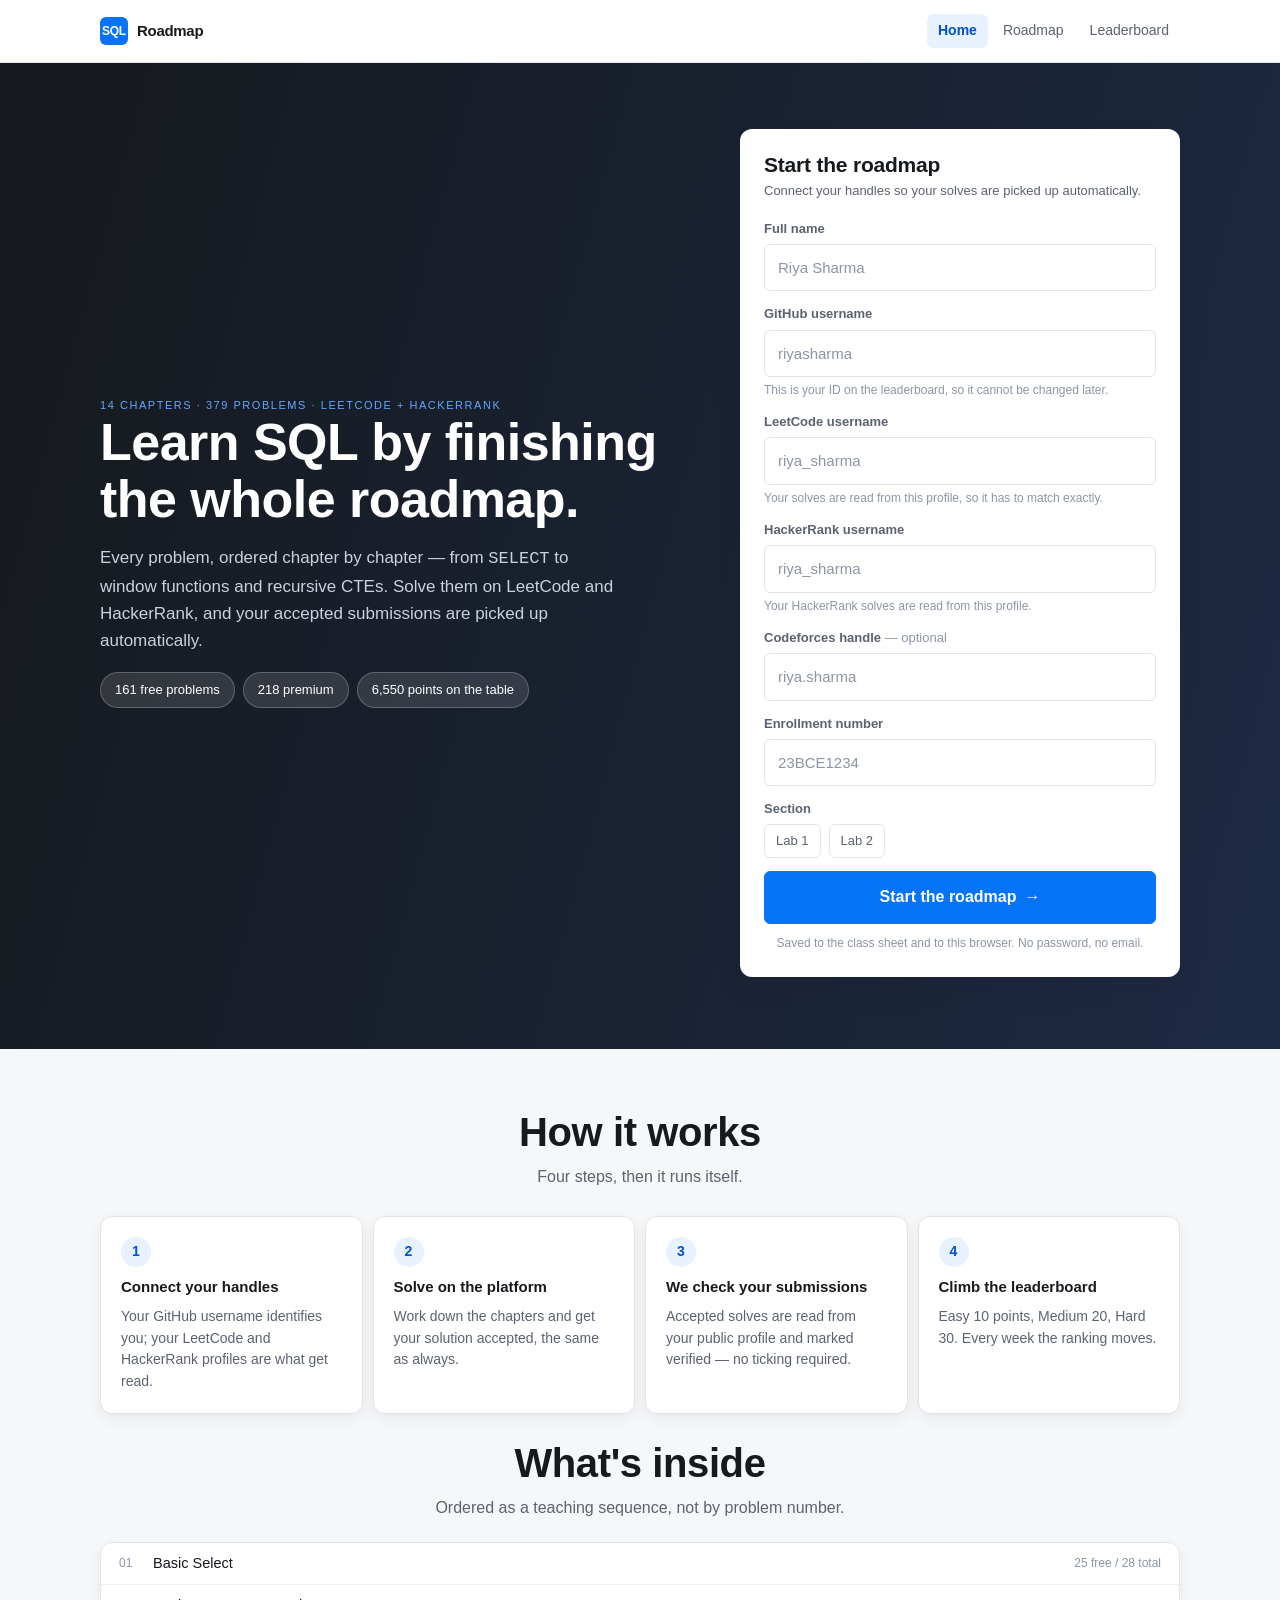
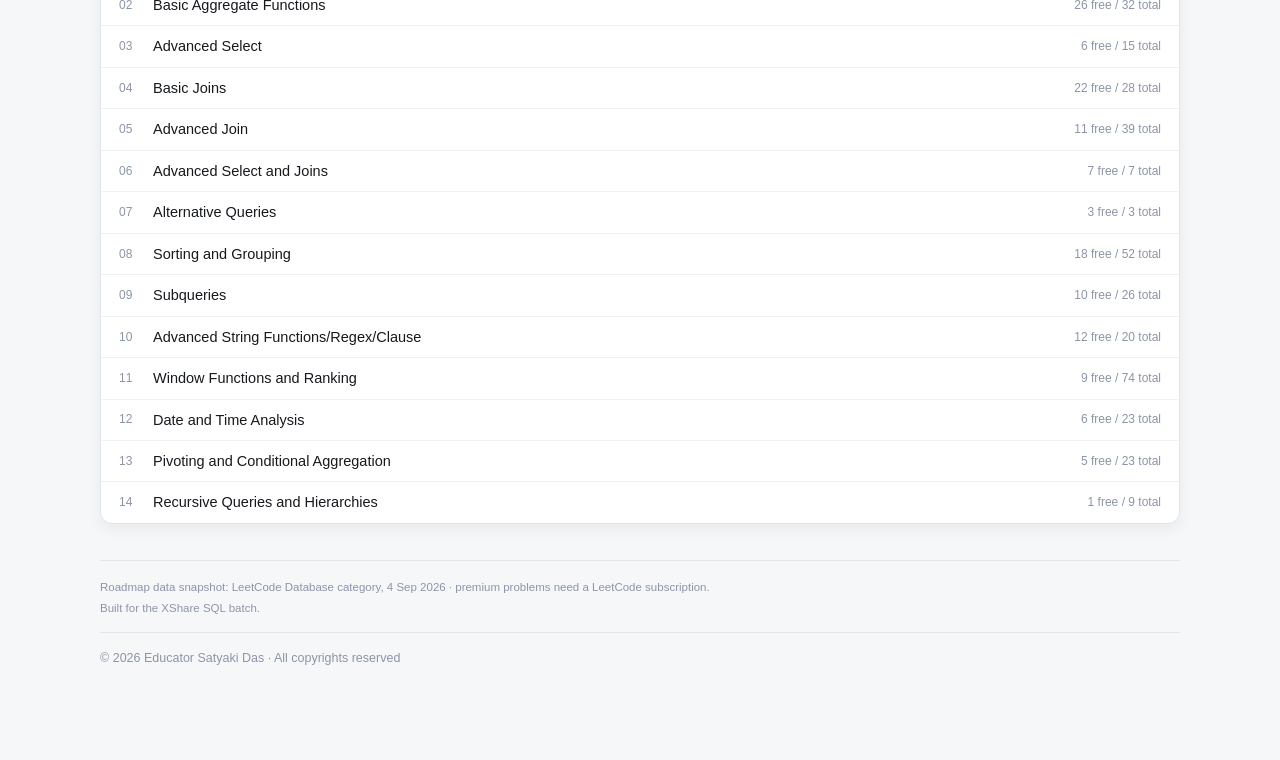
<file: index.html>
<!doctype html>
<html lang="en" data-theme="light">
<head>
<meta charset="utf-8">
<meta name="viewport" content="width=device-width,initial-scale=1">
<title>SQL Roadmap — join the batch</title>
<meta name="description" content="A 379-problem SQL practice roadmap across LeetCode and HackerRank, with a weekly class leaderboard.">
<link rel="icon" href="data:image/svg+xml,<svg xmlns='http://www.w3.org/2000/svg' viewBox='0 0 32 32'><rect width='32' height='32' rx='8' fill='%232e46b8'/><text x='16' y='22' font-size='15' font-family='Arial' fill='white' text-anchor='middle'>S</text></svg>">
<link rel="stylesheet" href="assets/styles.css">
</head>
<body>
<div id="nav"></div>

<section class="hero-band">
    <div class="hero-in">
      <div>
        <p class="eyebrow">14 chapters &middot; 379 problems &middot; LeetCode + HackerRank</p>
        <h1>Learn SQL by finishing the whole roadmap.</h1>
        <p class="lede">Every problem, ordered chapter by chapter &mdash; from <code>SELECT</code>
          to window functions and recursive CTEs. Solve them on LeetCode and HackerRank, and your
          accepted submissions are picked up automatically.</p>
        <div class="pillrow">
          <span class="pill">161 free problems</span>
          <span class="pill">218 premium</span>
          <span class="pill">6,550 points on the table</span>
        </div>
      </div>

      <div class="hero-card" id="join-card">
        <h2>Start the roadmap</h2>
        <p class="small muted" style="margin:0 0 18px">Connect your handles so your solves are
          picked up automatically.</p>
      <form id="join" novalidate>
        <div class="field">
          <label for="name">Full name</label>
          <input type="text" id="name" name="name" autocomplete="name" placeholder="Riya Sharma" required>
          <div class="err" id="e-name" hidden></div>
        </div>
        <div class="field">
          <label for="github">GitHub username</label>
          <input type="text" id="github" name="github" autocomplete="off" spellcheck="false" placeholder="riyasharma" required>
          <div class="hint" id="h-github">This is your ID on the leaderboard, so it cannot be changed later.</div>
          <div class="err" id="e-github" hidden></div>
        </div>
        <div class="field">
          <label for="leetcode">LeetCode username</label>
          <input type="text" id="leetcode" name="leetcode" autocomplete="off" spellcheck="false" placeholder="riya_sharma" required>
          <div class="hint">Your solves are read from this profile, so it has to match exactly.</div>
          <div class="err" id="e-leetcode" hidden></div>
        </div>
        <div class="field">
          <label for="hackerrank">HackerRank username</label>
          <input type="text" id="hackerrank" name="hackerrank" autocomplete="off" spellcheck="false" placeholder="riya_sharma" required>
          <div class="hint">Your HackerRank solves are read from this profile.</div>
          <div class="err" id="e-hackerrank" hidden></div>
        </div>
        <div class="field">
          <label for="codeforces">Codeforces handle <span class="opt">— optional</span></label>
          <input type="text" id="codeforces" name="codeforces" autocomplete="off" spellcheck="false" placeholder="riya.sharma">
          <div class="hint" id="h-codeforces"></div>
          <div class="err" id="e-codeforces" hidden></div>
        </div>
        <div class="field">
          <label for="enrollment">Enrollment number</label>
          <input type="text" id="enrollment" name="enrollment" autocomplete="off" spellcheck="false" placeholder="23BCE1234" required>
          <div class="err" id="e-enrollment" hidden></div>
        </div>
        <div class="field">
          <span class="lbl" id="section-label">Section</span>
          <div class="row" id="section" role="group" aria-labelledby="section-label" style="gap:8px">
            <button class="chipbtn" type="button" data-v="Lab 1" aria-pressed="false">Lab 1</button>
            <button class="chipbtn" type="button" data-v="Lab 2" aria-pressed="false">Lab 2</button>
          </div>
          <div class="err" id="e-section" hidden></div>
        </div>
        <button class="btn-primary btn-lg" type="submit" id="submit" style="width:100%;justify-content:center">
          Start the roadmap <span class="arrow" aria-hidden="true">&rarr;</span>
        </button>
        <p class="hint" style="text-align:center;margin-top:10px">
          Saved to the class sheet and to this browser. No password, no email.</p>
      </form>
        <div id="joined" hidden></div>
      </div>
    </div>
  </section>

<main class="wrap" id="main">

  <div id="status"></div>

  <section class="stack" style="gap:26px">
    <div class="section-head">
      <h2>How it works</h2>
      <p>Four steps, then it runs itself.</p>
    </div>
    <div class="stats" style="grid-template-columns:repeat(auto-fit,minmax(220px,1fr))">
      <div class="step"><span class="n">1</span><b>Connect your handles</b>
        <p>Your GitHub username identifies you; your LeetCode and HackerRank profiles are what
          get read.</p></div>
      <div class="step"><span class="n">2</span><b>Solve on the platform</b>
        <p>Work down the chapters and get your solution accepted, the same as always.</p></div>
      <div class="step"><span class="n">3</span><b>We check your submissions</b>
        <p>Accepted solves are read from your public profile and marked verified &mdash; no
          ticking required.</p></div>
      <div class="step"><span class="n">4</span><b>Climb the leaderboard</b>
        <p>Easy 10 points, Medium 20, Hard 30. Every week the ranking moves.</p></div>
    </div>
  </section>

  <section class="stack" style="gap:22px">
    <div class="section-head"><h2>What's inside</h2>
      <p>Ordered as a teaching sequence, not by problem number.</p></div>
    <div class="card" id="chapters-preview"><div class="empty">Loading chapters…</div></div>
  </section>

  <footer>
    Roadmap data snapshot: LeetCode Database category, 4 Sep 2026 &middot; premium problems need a
    LeetCode subscription.<br>
    Built for the XShare SQL batch.
    <p class="byline">&copy; <span data-year>2026</span> Educator Satyaki Das &middot;
      All copyrights reserved</p>
  </footer>
</main>

<script src="assets/config.js"></script>
<script src="assets/app.js"></script>
<script>
(function () {
  SQLR.mountNav("index.html");
  var $ = function (id) { return document.getElementById(id); };
  var form = $("join"), joined = $("joined");

  /* ---------- handle validation ---------- */
  var RULES = {
    name:       { re: /^.{2,60}$/, msg: "Enter your full name." },
    github:     { re: /^[A-Za-z\d](?:[A-Za-z\d]|-(?=[A-Za-z\d])){0,38}$/,
                  empty: "Enter your GitHub username.",
                  msg: "That is not a valid GitHub username (letters, digits and dashes)." },
    leetcode:   { re: /^[A-Za-z\d_-]{1,40}$/,
                  empty: "Enter your LeetCode username \u2014 your solves are read from it.",
                  msg: "Letters, digits, underscores and dashes only." },
    enrollment: { re: /^[A-Za-z\d][A-Za-z\d\/-]{2,29}$/,
                  msg: "Enter your enrollment number as it appears on your ID card." },
    hackerrank: { re: /^[A-Za-z\d_]{1,50}$/,
                  empty: "Enter your HackerRank username \u2014 your solves are read from it.",
                  msg: "Letters, digits and underscores only." },
    codeforces: { re: /^[A-Za-z\d_.-]{1,50}$/, msg: "Letters, digits, dots, dashes and underscores only.", optional: true }
  };

  var section = "";
  document.getElementById("section").addEventListener("click", function (e) {
    var b = e.target.closest("button");
    if (!b) return;
    section = b.dataset.v;
    [].forEach.call(this.children, function (c) { c.setAttribute("aria-pressed", String(c === b)); });
    showError("section", "");
  });

  function showError(field, msg) {
    var el = $("e-" + field);
    el.textContent = msg || "";
    el.hidden = !msg;
  }

  function validate(values) {
    var ok = true;
    Object.keys(RULES).forEach(function (f) {
      var r = RULES[f], v = values[f];
      if (!v) {
        if (r.optional) { showError(f, ""); return; }
        // an empty field needs "we need this", not a lecture on allowed characters
        showError(f, r.empty || r.msg); ok = false; return;
      }
      if (!r.re.test(v)) { showError(f, r.msg); ok = false; return; }
      showError(f, "");
    });
    if (!values.section) { showError("section", "Pick the lab you attend."); ok = false; }
    else showError("section", "");
    return ok;
  }

  /* ---------- live handle checks (best effort, never blocking) ---------- */
  function checkGithub(u) {
    return fetch("https://api.github.com/users/" + encodeURIComponent(u))
      .then(function (r) { return r.ok ? r.json() : null; })
      .catch(function () { return undefined; });   // undefined = could not check
  }
  function checkCodeforces(h) {
    return fetch("https://codeforces.com/api/user.info?handles=" + encodeURIComponent(h))
      .then(function (r) { return r.json(); })
      .then(function (j) { return j.status === "OK" ? j.result[0] : null; })
      .catch(function () { return undefined; });
  }

  var ghTimer;
  $("github").addEventListener("input", function () {
    var u = this.value.trim();
    clearTimeout(ghTimer);
    if (!RULES.github.re.test(u)) return;
    ghTimer = setTimeout(function () {
      checkGithub(u).then(function (user) {
        if (user) $("h-github").textContent = "✓ github.com/" + user.login +
          (user.name ? " — " + user.name : "");
        else if (user === null) $("h-github").textContent = "No GitHub account with that username.";
      });
    }, 500);
  });

  var cfTimer;
  $("codeforces").addEventListener("input", function () {
    var h = this.value.trim();
    clearTimeout(cfTimer);
    $("h-codeforces").textContent = "";
    if (!h || !RULES.codeforces.re.test(h)) return;
    cfTimer = setTimeout(function () {
      checkCodeforces(h).then(function (u) {
        if (u) $("h-codeforces").textContent = "✓ " + u.handle +
          (u.rank ? " — " + u.rank + " (" + (u.rating || "unrated") + ")" : "");
        else if (u === null) $("h-codeforces").textContent = "No Codeforces handle by that name.";
      });
    }, 500);
  });

  /* ---------- submit ---------- */
  form.addEventListener("submit", function (e) {
    e.preventDefault();
    var values = {
      name: $("name").value.trim(),
      leetcode: $("leetcode").value.trim(),
      enrollment: $("enrollment").value.trim().toUpperCase(),
      section: section,
      github: $("github").value.trim(),
      hackerrank: $("hackerrank").value.trim(),
      codeforces: $("codeforces").value.trim()
    };
    if (!validate(values)) return;

    var btn = $("submit");
    btn.disabled = true;
    btn.textContent = "Connecting…";

    var student = Object.assign({}, values, { joined: new Date().toISOString() });
    SQLR.store.setStudent(student);

    // The LeetCode profile check runs on the backend — leetcode.com sends no CORS
    // headers, so the browser cannot ask it directly.
    SQLR.post("register", { student: student })
      .then(function (res) {
        var unknown = res && (res.leetcodeUnknown ? "leetcode" : (res.hackerrankUnknown ? "hackerrank" : null));
        if (unknown) {
          SQLR.store.signOut();
          showError(unknown, (unknown === "leetcode" ? "LeetCode" : "HackerRank") +
            " has no profile called \u201c" + student[unknown] +
            "\u201d. Check the spelling on your profile page.");
          btn.disabled = false;
          btn.innerHTML = 'Start the roadmap <span class="arrow" aria-hidden="true">&rarr;</span>';
          $(unknown).focus();
          return;
        }
        if (res && res.ok && res.student && res.student.solved) {
          SQLR.store.setSolved(res.student.solved);   // returning student, restore progress
        }
        if (!res || !res.ok) SQLR.enqueue("register", { student: student });
        location.href = "roadmap.html";
      })
      .catch(function () {
        // Backend unreachable: let them start anyway rather than blocking on our outage.
        SQLR.enqueue("register", { student: student });
        location.href = "roadmap.html";
      });
  });

  /* ---------- already signed in ---------- */
  function renderJoined(s) {
    form.hidden = true;
    joined.hidden = false;
    joined.innerHTML =
      '<p class="eyebrow">Signed in on this device</p>' +
      '<h2 style="font-size:22px;margin:6px 0 4px">' + SQLR.esc(s.name) + "</h2>" +
      '<p class="small muted mono">' + SQLR.esc(s.section || "") +
        (s.enrollment ? " · " + SQLR.esc(s.enrollment) : "") + "</p>" +
      '<p class="small muted mono">lc/' + SQLR.esc(s.leetcode || "—") + " · @" + SQLR.esc(s.github) +
        (s.hackerrank ? " · hr/" + SQLR.esc(s.hackerrank) : "") +
        (s.codeforces ? " · cf/" + SQLR.esc(s.codeforces) : "") + "</p>" +
      '<div class="row" style="margin-top:16px">' +
        '<a class="btn btn-primary" href="roadmap.html">Continue the roadmap</a>' +
        '<a class="btn" href="leaderboard.html">Leaderboard</a>' +
        '<button class="btn" id="signout" type="button">Sign out</button>' +
      "</div>";
    $("signout").addEventListener("click", function () {
      if (confirm("Sign out on this device? Your progress stays in the class sheet and comes back when you sign in with the same GitHub username.")) {
        SQLR.store.signOut();
        location.reload();
      }
    });
  }

  var me = SQLR.store.student();
  if (me) { renderJoined(me); SQLR.flushQueue(); }

  /* ---------- connection status ---------- */
  if (!SQLR.online) {
    $("status").innerHTML = '<div class="banner warn"><span>⚑</span><div><b>Class sheet not connected yet.</b> ' +
      'Progress is saved in this browser only, and the leaderboard will show just you. ' +
      'The instructor needs to add the Apps Script URL in <span class="mono">assets/config.js</span>.</div></div>';
  }

  /* ---------- chapter preview ---------- */
  SQLR.roadmap().then(function (data) {
    var counts = {};
    data.problems.forEach(function (p) {
      var c = counts[p.ch] || (counts[p.ch] = { n: 0, free: 0, pts: 0 });
      c.n++; c.pts += SQLR.points(p); if (!p.prem) c.free++;
    });
    $("chapters-preview").innerHTML = data.chapters.map(function (ch, i) {
      var c = counts[ch];
      return '<div class="prob"><span class="ch-idx">' + String(i + 1).padStart(2, "0") + "</span>" +
        '<div class="p-main"><span class="p-name">' + SQLR.esc(ch) + "</span></div>" +
        '<span class="ch-meta">' + c.free + " free / " + c.n + " total</span></div>";
    }).join("");
  }).catch(function (err) {
    $("chapters-preview").innerHTML = '<div class="empty">' + SQLR.esc(err.message) + "</div>";
  });
})();
</script>
</body>
</html>
</file>
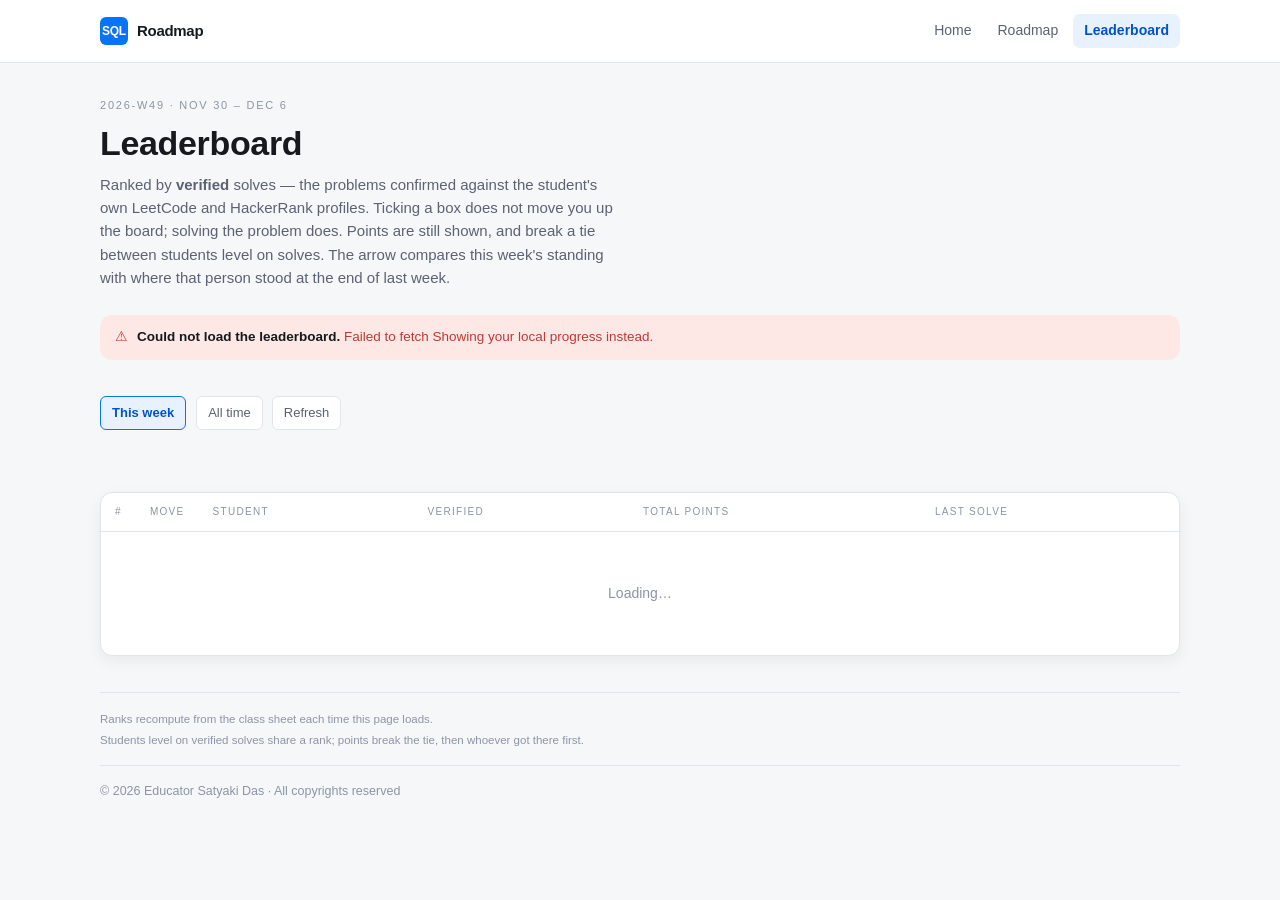
<file: leaderboard.html>
<!doctype html>
<html lang="en" data-theme="light">
<head>
<meta charset="utf-8">
<meta name="viewport" content="width=device-width,initial-scale=1">
<title>Leaderboard — SQL Roadmap</title>
<link rel="icon" href="data:image/svg+xml,<svg xmlns='http://www.w3.org/2000/svg' viewBox='0 0 32 32'><rect width='32' height='32' rx='8' fill='%232e46b8'/><text x='16' y='22' font-size='15' font-family='Arial' fill='white' text-anchor='middle'>S</text></svg>">
<link rel="stylesheet" href="assets/styles.css">
</head>
<body>
<div id="nav"></div>

<main class="wrap" id="main">
  <section class="stack">
    <p class="eyebrow" id="weeklabel">&nbsp;</p>
    <h1 style="font-size:clamp(24px,4vw,34px)">Leaderboard</h1>
    <p class="muted" style="max-width:62ch">Ranked by <b>verified</b> solves — the problems
      confirmed against the student's own LeetCode and HackerRank profiles. Ticking a box does
      not move you up the board; solving the problem does. Points are still shown, and break a
      tie between students level on solves. The arrow compares this week's standing with where
      that person stood at the end of last week.</p>
  </section>

  <div id="status"></div>

  <div class="toolbar">
    <div class="row" id="f-view" role="group" aria-label="Leaderboard range">
      <button class="chipbtn" data-v="week" aria-pressed="true">This week</button>
      <button class="chipbtn" data-v="all" aria-pressed="false">All time</button>
    </div>
    <button class="chipbtn" id="refresh">Refresh</button>
    <span class="ch-meta" id="updated"></span>
  </div>

  <div class="podium" id="podium"></div>

  <div class="card">
    <div class="tablewrap">
      <table class="lb">
        <thead><tr>
          <th style="width:1%">#</th><th style="width:1%">Move</th><th>Student</th>
          <th id="verhead">Verified</th><th>Total points</th>
          <th>Last solve</th>
        </tr></thead>
        <tbody id="rows"><tr><td colspan="6"><div class="empty">Loading…</div></td></tr></tbody>
      </table>
    </div>
  </div>

  <footer>
    Ranks recompute from the class sheet each time this page loads.<br>
    Students level on verified solves share a rank; points break the tie, then whoever got there first.
    <p class="byline">&copy; <span data-year>2026</span> Educator Satyaki Das &middot;
      All copyrights reserved</p>
  </footer>
</main>

<script src="assets/config.js"></script>
<script src="assets/app.js"></script>
<script>
(function () {
  SQLR.mountNav("leaderboard.html");
  var $ = function (id) { return document.getElementById(id); };
  var me = SQLR.store.student();
  var view = "week";
  var cache = null;

  function weekRange(d) {
    var day = (d.getDay() + 6) % 7;              // Monday = 0
    var mon = new Date(d); mon.setDate(d.getDate() - day);
    var sun = new Date(mon); sun.setDate(mon.getDate() + 6);
    var f = function (x) { return x.toLocaleDateString(undefined, { day: "numeric", month: "short" }); };
    return f(mon) + " – " + f(sun);
  }
  $("weeklabel").textContent = SQLR.isoWeek(new Date()) + " · " + weekRange(new Date());

  // Movement compares like with like: in the weekly view this week's rank against
  // last week's rank, in the all-time view the standing now against the standing
  // at the end of last week.
  // What the board is ordered on. Points stay on show, but only a solve a
  // platform confirmed counts towards a rank.
  function rankKey() { return view === "week" ? "weekVerified" : "verifiedSolved"; }

  function deltaCell(r) {
    var scored = r[rankKey()];
    var prev = view === "week" ? r.prevRankWeek : r.prevRankAll;
    // Nobody who has not scored in this view has a standing to have moved from;
    // ranking them by default order and calling it "new" every week is noise.
    if (!scored) return '<span class="delta flat">—</span>';
    if (prev == null) return '<span class="delta new">new</span>';
    var d = prev - r.rank;
    if (d > 0) return '<span class="delta up">▲ ' + d + "</span>";
    if (d < 0) return '<span class="delta down">▼ ' + (-d) + "</span>";
    return '<span class="delta flat">—</span>';
  }

  function ago(iso) {
    if (!iso) return "—";
    var s = (Date.now() - new Date(iso).getTime()) / 1000;
    if (s < 3600) return Math.max(1, Math.round(s / 60)) + "m ago";
    if (s < 86400) return Math.round(s / 3600) + "h ago";
    if (s < 604800) return Math.round(s / 86400) + "d ago";
    return new Date(iso).toLocaleDateString(undefined, { day: "numeric", month: "short" });
  }

  function render(rows) {
    var key = rankKey();
    $("verhead").textContent = "Verified";

    var list = rows.slice().sort(function (a, b) {
      return ((b[key] || 0) - (a[key] || 0)) || ((b.points || 0) - (a.points || 0)) ||
             (a.lastSolve || "").localeCompare(b.lastSolve || "");
    });
    // Equal scores share a rank, the same way the server ranks them — otherwise
    // two students level on points show a ▲ and a ▼ against each other.
    var rank = 0, prev = null;
    list.forEach(function (r, i) {
      var v = r[key] || 0;
      if (prev === null || v !== prev) { rank = i + 1; prev = v; }
      r.rank = rank;
    });

    // Only people who actually scored in this view can be on the podium. In a
    // fresh week that is nobody, and crowning whoever sorts first — which came
    // down to who had gone longest without solving — is how a student with
    // 0 pts ended up labelled FIRST.
    var scored = list.filter(function (r) { return (r[key] || 0) > 0; });
    $("podium").innerHTML = scored.slice(0, 3).map(function (r, i) {
      return '<div class="pod p' + (i + 1) + '">' +
        '<span class="place">' + ["First", "Second", "Third"][i] + "</span>" +
        '<span class="nm">' + SQLR.esc(r.name) + "</span>" +
        '<span class="pts">' + (r[key] || 0) + (view === "week" ? " verified this week" : " verified") +
          " · " + (r.points || 0).toLocaleString() + " pts</span>" +
        "</div>";
    }).join("");

    $("rows").innerHTML = list.length ? list.map(function (r) {
      var mine = me && r.github && r.github.toLowerCase() === me.github.toLowerCase();
      return "<tr" + (mine ? ' class="me"' : "") + ">" +
        '<td class="rank' + (r[key] && r.rank <= 3 ? " top" : "") + '">' +
          (r[key] ? r.rank : "—") + "</td>" +
        "<td>" + deltaCell(r) + "</td>" +
        '<td><span class="who"><b>' + SQLR.esc(r.name) + (mine ? " (you)" : "") + "</b>" +
          "<span>@" + SQLR.esc(r.github) +
          (r.hackerrank ? " · hr/" + SQLR.esc(r.hackerrank) : "") +
          (r.codeforces ? " · cf/" + SQLR.esc(r.codeforces) : "") + "</span></span></td>" +
        '<td class="num rankkey" title="Total problems confirmed against the student\u2019s LeetCode and HackerRank profiles">' +
          (r.verifiedSolved || 0) + "</td>" +
        '<td class="num">' + (r.points || 0).toLocaleString() + "</td>" +
        '<td class="num" style="color:var(--ink-3)">' + ago(r.lastSolve) + "</td>" +
        "</tr>";
    }).join("") : '<tr><td colspan="6"><div class="empty">Nobody has solved anything yet. Be first.</div></td></tr>';

    if (list.length && !scored.length) {
      $("rows").insertAdjacentHTML("afterbegin", '<tr><td colspan="6"><div class="empty">' +
        (view === "week" ? "Nothing verified yet this week — the board opens with the first confirmed solve."
                         : "Nothing confirmed yet.") + "</div></td></tr>");
    }
  }

  function localRows() {
    // offline fallback: only this browser's student
    if (!me) return [];
    var solved = SQLR.store.solved();
    var verified = SQLR.store.verified();
    return SQLR.roadmap().then(function (data) {
      var pts = 0, week = 0, last = null, n = 0, wn = 0, v = 0, wv = 0;
      var thisWeek = SQLR.isoWeek(new Date());
      data.problems.forEach(function (p) {
        var at = solved[p.id];
        if (!at) return;
        var ok = !!verified[p.id];
        n++; pts += SQLR.points(p);
        if (ok) v++;
        if (SQLR.isoWeek(new Date(at)) === thisWeek) {
          week += SQLR.points(p); wn++;
          if (ok) wv++;
        }
        if (!last || at > last) last = at;
      });
      return [{ name: me.name, github: me.github, hackerrank: me.hackerrank,
                codeforces: me.codeforces, points: pts, weekPoints: week,
                solved: n, weekSolved: wn, verifiedSolved: v, weekVerified: wv,
                lastSolve: last, prevRankWeek: null, prevRankAll: null }];
    });
  }

  function load() {
    if (!SQLR.online) {
      $("status").innerHTML = '<div class="banner warn"><span>⚑</span><div><b>Class sheet not connected.</b> ' +
        "Showing your own progress from this browser. Once the instructor adds the Apps Script URL to " +
        '<span class="mono">assets/config.js</span>, everyone in the batch appears here.</div></div>';
      return Promise.resolve(localRows()).then(function (p) {
        return p.then ? p : Promise.resolve(p);
      }).then(function (rows) { cache = rows; render(rows); });
    }
    $("updated").textContent = "loading…";
    return SQLR.get("leaderboard", {}).then(function (res) {
      if (!res || !res.ok) throw new Error(res && res.error || "The class sheet did not answer.");
      cache = res.rows || [];
      $("status").innerHTML = "";
      $("updated").textContent = "updated " + new Date().toLocaleTimeString();
      render(cache);
    }).catch(function (err) {
      $("status").innerHTML = '<div class="banner bad"><span>⚠</span><div><b>Could not load the leaderboard.</b> ' +
        SQLR.esc(err.message) + " Showing your local progress instead.</div></div>";
      $("updated").textContent = "";
      return localRows().then(function (rows) { cache = rows; render(rows); });
    });
  }

  $("f-view").addEventListener("click", function (e) {
    var b = e.target.closest("button");
    if (!b) return;
    view = b.dataset.v;
    [].forEach.call(this.children, function (c) { c.setAttribute("aria-pressed", String(c === b)); });
    if (cache) render(cache);
  });
  $("refresh").addEventListener("click", load);

  load();
})();
</script>
</body>
</html>
</file>
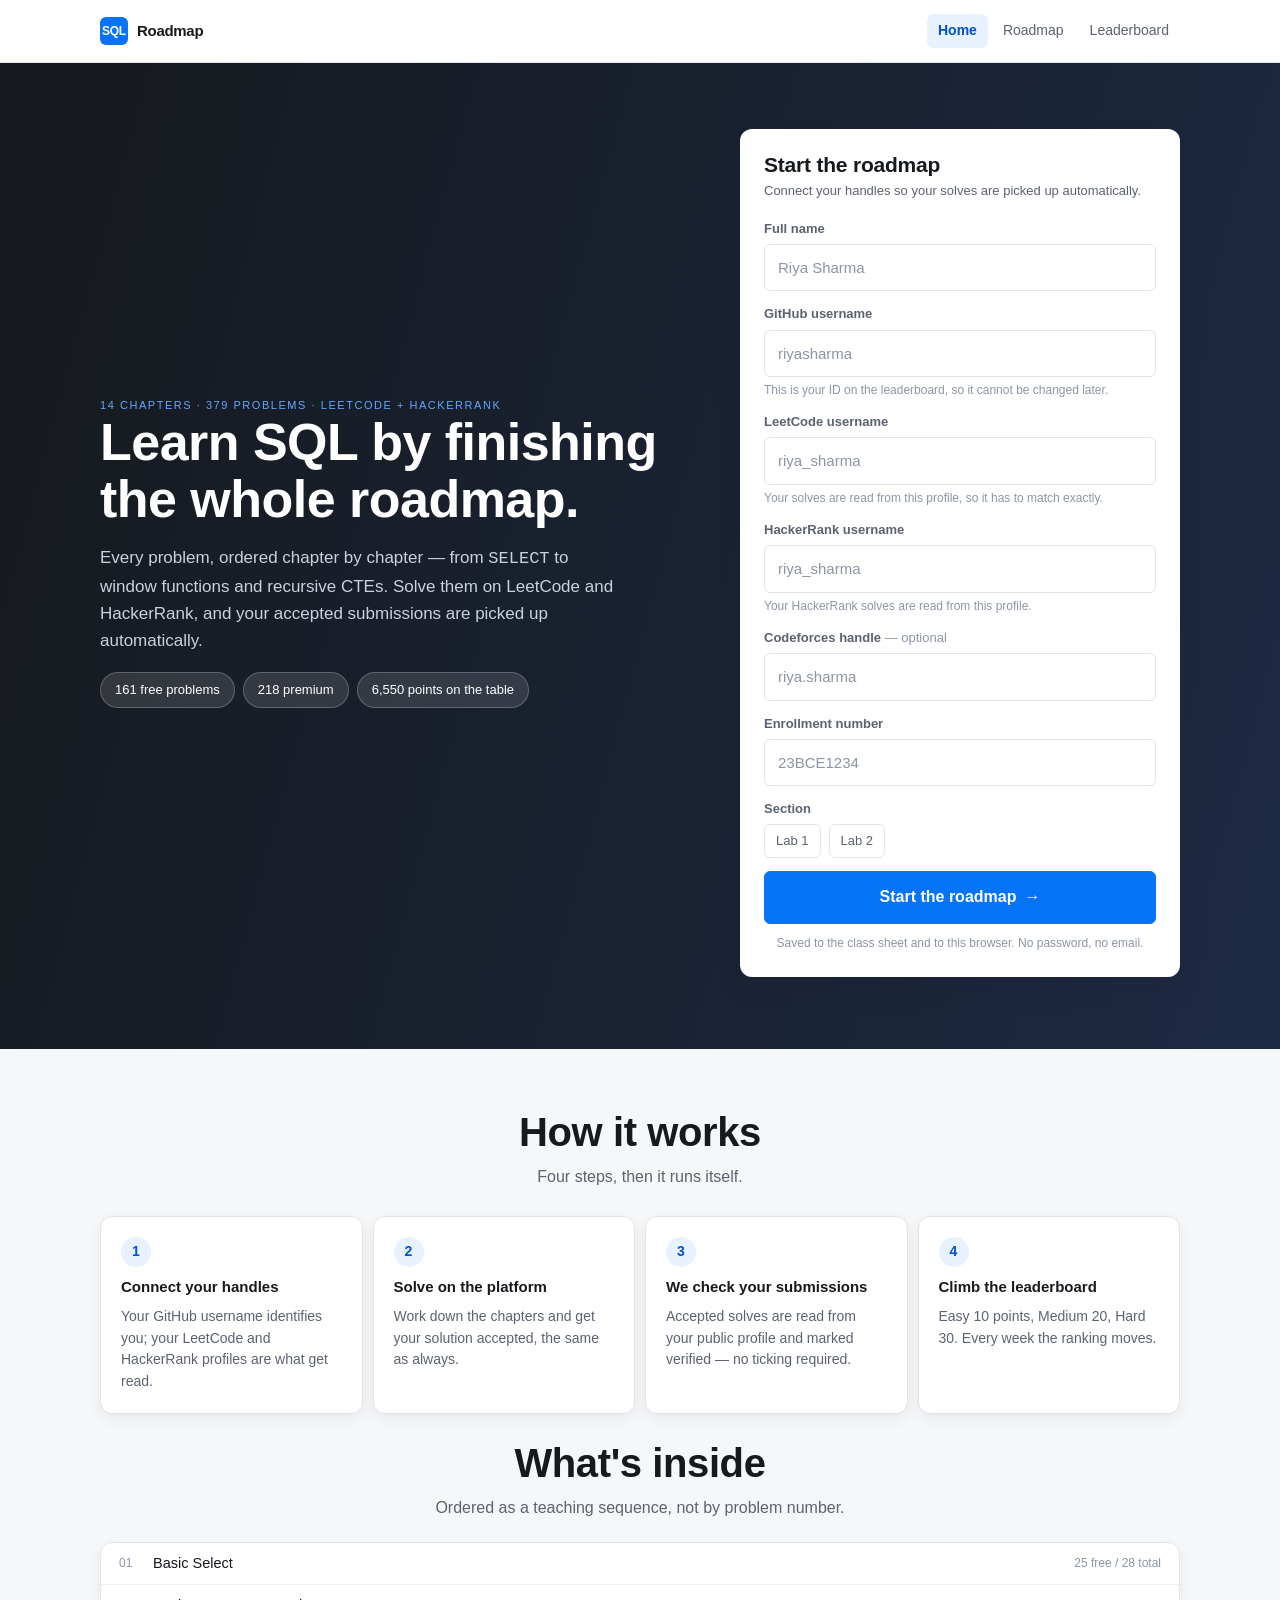
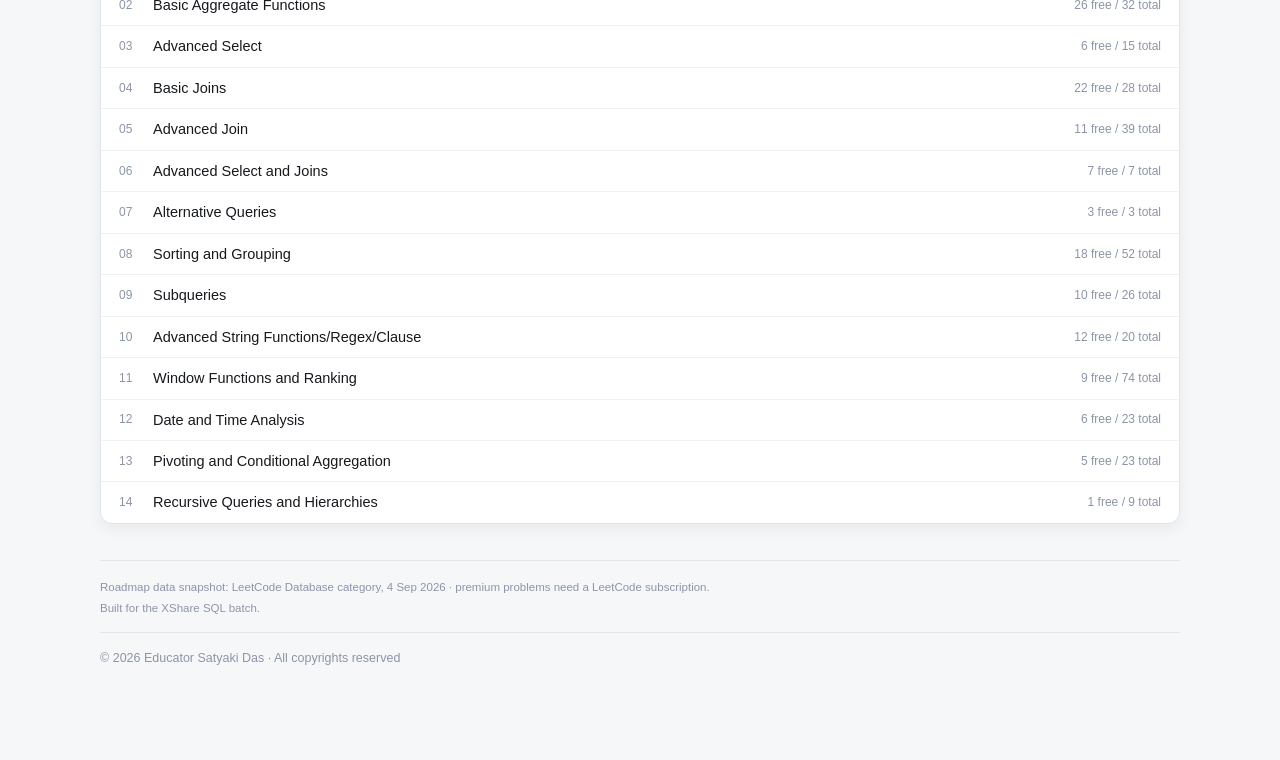
<file: roadmap.html>
<!doctype html>
<html lang="en" data-theme="light">
<head>
<meta charset="utf-8">
<meta name="viewport" content="width=device-width,initial-scale=1">
<title>Roadmap — SQL Roadmap</title>
<link rel="icon" href="data:image/svg+xml,<svg xmlns='http://www.w3.org/2000/svg' viewBox='0 0 32 32'><rect width='32' height='32' rx='8' fill='%232e46b8'/><text x='16' y='22' font-size='15' font-family='Arial' fill='white' text-anchor='middle'>S</text></svg>">
<link rel="stylesheet" href="assets/styles.css">
</head>
<body>
<div id="nav"></div>

<main class="wrap" id="main">
  <section class="stack">
    <p class="eyebrow" id="hello">&nbsp;</p>
    <h1 style="font-size:clamp(24px,4vw,34px)">Your roadmap</h1>
  </section>

  <div class="stats" id="stats"></div>
  <div class="bar" id="overall"><i style="width:0%"></i></div>
  <div id="status"></div>

  <div class="toolbar">
    <input type="search" id="q" placeholder="Search problems…" aria-label="Search problems">
    <div class="row" id="f-access" role="group" aria-label="Filter by access">
      <button class="chipbtn" data-v="all" aria-pressed="true">All</button>
      <button class="chipbtn" data-v="free" aria-pressed="false">Free</button>
      <button class="chipbtn" data-v="prem" aria-pressed="false">Premium</button>
    </div>
    <div class="row" id="f-plat" role="group" aria-label="Filter by platform">
      <button class="chipbtn" data-v="all" aria-pressed="true">Both sites</button>
      <button class="chipbtn" data-v="LeetCode" aria-pressed="false">LeetCode</button>
      <button class="chipbtn" data-v="HackerRank" aria-pressed="false">HackerRank</button>
    </div>
    <button class="chipbtn" id="f-todo" aria-pressed="false">Hide solved</button>
    <button class="chipbtn" id="verify">Check my submissions</button>
  </div>

  <div id="list"><div class="empty">Loading the roadmap…</div></div>

  <footer>
    Ticking a problem saves it to this browser straight away, then syncs to the class sheet.<br>
    Signed in as <span id="foot-user" class="mono"></span> ·
    <a href="index.html">switch account</a>
    <p class="byline">&copy; <span data-year>2026</span> Educator Satyaki Das &middot;
      All copyrights reserved</p>
  </footer>
</main>

<script src="assets/config.js"></script>
<script src="assets/app.js"></script>
<script>
(function () {
  SQLR.mountNav("roadmap.html");
  var $ = function (id) { return document.getElementById(id); };

  var me = SQLR.store.student();
  if (!me) { location.replace("index.html"); return; }
  $("hello").textContent = me.name + " · @" + me.github;
  $("foot-user").textContent = "@" + me.github;

  var solved = SQLR.store.solved();
  var verified = SQLR.store.verified();
  var DATA = null;
  var filters = { q: "", access: "all", plat: "all", todo: false };
  var openChapters = {};

  /* ---------- sync ---------- */
  var pending = 0;
  function setStatus(kind, html) {
    $("status").innerHTML = html ? '<div class="banner ' + kind + '">' + html + "</div>" : "";
  }
  function syncNote() {
    if (!SQLR.online) {
      setStatus("warn", "<span>⚑</span><div><b>Class sheet not connected.</b> Progress is saved in " +
        "this browser only — it will not reach the leaderboard until the instructor adds the " +
        'Apps Script URL to <span class="mono">assets/config.js</span>.</div>');
    } else if (pending > 0) {
      setStatus("", "<span>↻</span><div>Saving " + pending + " change" + (pending > 1 ? "s" : "") + "…</div>");
    } else {
      setStatus("", "");
    }
  }

  function pushSolve(p, isSolved, ts) {
    if (!SQLR.online) return;
    pending++; syncNote();
    SQLR.post("solve", {
      github: me.github, name: me.name, problemId: p.id, chapter: p.ch,
      title: p.n, platform: p.p, difficulty: p.d, points: SQLR.points(p),
      solved: isSolved, at: ts
    }).then(function (res) {
      if (!res || !res.ok) throw new Error("rejected");
    }).catch(function () {
      SQLR.enqueue("solve", { problemId: p.id, solved: isSolved, at: ts });
      setStatus("bad", "<span>⚠</span><div><b>Could not reach the class sheet.</b> Your progress is " +
        "safe in this browser and will be re-sent next time you open the page.</div>");
    }).then(function () {
      pending = Math.max(0, pending - 1);
      if (pending === 0 && !document.querySelector("#status .bad")) syncNote();
    });
  }

  /* ---------- rendering ---------- */
  function visible(p) {
    if (filters.access === "free" && p.prem) return false;
    if (filters.access === "prem" && !p.prem) return false;
    if (filters.plat !== "all" && p.p !== filters.plat) return false;
    if (filters.todo && solved[p.id]) return false;
    if (filters.q && p.n.toLowerCase().indexOf(filters.q) === -1) return false;
    return true;
  }

  function totals() {
    var t = { done: 0, pts: 0, all: DATA.problems.length, allPts: 0, week: 0, verified: 0 };
    var thisWeek = SQLR.isoWeek(new Date());
    DATA.problems.forEach(function (p) {
      t.allPts += SQLR.points(p);
      if (solved[p.id]) {
        t.done++; t.pts += SQLR.points(p);
        if (verified[p.id]) t.verified++;
        if (SQLR.isoWeek(new Date(solved[p.id])) === thisWeek) t.week += SQLR.points(p);
      }
    });
    return t;
  }

  function renderStats() {
    var t = totals();
    $("stats").innerHTML =
      '<div class="stat"><b>' + t.done + "</b><span>Solved of " + t.all + "</span></div>" +
      '<div class="stat"><b>' + t.pts.toLocaleString() + "</b><span>Points</span></div>" +
      '<div class="stat"><b>' + t.week.toLocaleString() + "</b><span>This week</span></div>" +
      '<div class="stat"><b>' + t.verified + "</b><span>Verified</span></div>" +
      '<div class="stat"><b>' + Math.round(t.done / t.all * 100) + "%</b><span>Complete</span></div>";
    $("overall").firstElementChild.style.width = (t.done / t.all * 100) + "%";
  }

  function problemRow(p) {
    var done = !!solved[p.id];
    return '<div class="prob' + (done ? " done" : "") + '" data-id="' + p.id + '">' +
      '<input class="tick" type="checkbox" ' + (done ? "checked" : "") +
        ' aria-label="Mark ' + SQLR.esc(p.n) + ' solved">' +
      '<span class="p-main"><a class="p-name" href="' + SQLR.esc(p.u) + '" target="_blank" rel="noopener">' +
        SQLR.esc(p.n) + "</a></span>" +
      (verified[p.id] ? '<span class="tag t-ok" title="Confirmed on ' + p.p +
        '">&#10003; verified</span>' : "") +
      (p.d ? '<span class="tag t-' + p.d + '">' + p.d + "</span>" : "") +
      '<span class="tag t-plat p-plat">' + p.p + "</span>" +
      '<span class="ch-meta">' + SQLR.points(p) + "</span>" +
      "</div>";
  }

  function render() {
    var byCh = {};
    DATA.problems.forEach(function (p) {
      (byCh[p.ch] || (byCh[p.ch] = [])).push(p);
    });

    var html = DATA.chapters.map(function (ch, i) {
      var all = byCh[ch] || [];
      var shown = all.filter(visible);
      if (!shown.length) return "";
      var done = all.filter(function (p) { return solved[p.id]; }).length;
      var pct = Math.round(done / all.length * 100);
      var open = openChapters[ch];
      var free = shown.filter(function (p) { return !p.prem; });
      var prem = shown.filter(function (p) { return p.prem; });

      return '<section class="chapter">' +
        '<button class="ch-head" aria-expanded="' + (open ? "true" : "false") + '" data-ch="' + SQLR.esc(ch) + '">' +
          '<span class="ch-idx">' + String(i + 1).padStart(2, "0") + "</span>" +
          '<span class="ch-name">' + SQLR.esc(ch) + "</span>" +
          '<span class="bar ch-bar"><i style="width:' + pct + '%"></i></span>' +
          '<span class="ch-meta">' + done + "/" + all.length + "</span>" +
          '<svg class="caret" width="14" height="14" viewBox="0 0 16 16" aria-hidden="true">' +
            '<path d="M6 3l5 5-5 5" fill="none" stroke="currentColor" stroke-width="2" stroke-linecap="round"/></svg>' +
        "</button>" +
        (open ? '<div class="ch-body">' +
          free.map(problemRow).join("") +
          (prem.length ? '<div class="subhead"><span>🔒</span> Premium — needs a LeetCode subscription (' +
            prem.length + ")</div>" + prem.map(problemRow).join("") : "") +
          "</div>" : "") +
        "</section>";
    }).join("");

    $("list").innerHTML = html || '<div class="card"><div class="empty">No problem matches those filters.</div></div>';
    renderStats();
  }

  /* ---------- events ---------- */
  $("list").addEventListener("click", function (e) {
    var head = e.target.closest(".ch-head");
    if (head) {
      var ch = head.dataset.ch;
      openChapters[ch] = !openChapters[ch];
      render();
      return;
    }
  });

  $("list").addEventListener("change", function (e) {
    if (!e.target.classList.contains("tick")) return;
    var row = e.target.closest(".prob");
    var p = DATA.problems.filter(function (x) { return x.id === row.dataset.id; })[0];
    if (!p) return;
    var now = new Date().toISOString();
    if (e.target.checked) { solved[p.id] = now; } else { delete solved[p.id]; }
    SQLR.store.setSolved(solved);
    row.classList.toggle("done", e.target.checked);
    renderStats();
    // keep chapter counters honest without collapsing the section
    var head = row.closest(".chapter").querySelector(".ch-head");
    var chName = head.dataset.ch;
    var all = DATA.problems.filter(function (x) { return x.ch === chName; });
    var done = all.filter(function (x) { return solved[x.id]; }).length;
    head.querySelector(".ch-meta").textContent = done + "/" + all.length;
    head.querySelector(".ch-bar i").style.width = Math.round(done / all.length * 100) + "%";
    pushSolve(p, e.target.checked, now);
    if (filters.todo && e.target.checked) setTimeout(render, 450);
  });

  function wireGroup(id, key) {
    $(id).addEventListener("click", function (e) {
      var b = e.target.closest("button");
      if (!b) return;
      filters[key] = b.dataset.v;
      [].forEach.call(this.children, function (c) { c.setAttribute("aria-pressed", String(c === b)); });
      render();
    });
  }
  wireGroup("f-access", "access");
  wireGroup("f-plat", "plat");

  $("f-todo").addEventListener("click", function () {
    filters.todo = !filters.todo;
    this.setAttribute("aria-pressed", String(filters.todo));
    render();
  });

  var qt;
  $("q").addEventListener("input", function () {
    var v = this.value.trim().toLowerCase();
    clearTimeout(qt);
    qt = setTimeout(function () {
      filters.q = v;
      if (v) DATA.chapters.forEach(function (c) { openChapters[c] = true; });
      render();
    }, 160);
  });

  /* ---------- ask the platforms what was actually solved ---------- */

  function applyVerification(res) {
    if (!res || !res.ok) return false;
    if (res.solved) { solved = res.solved; SQLR.store.setSolved(solved); }
    if (res.verified) { verified = res.verified; SQLR.store.setVerified(verified); }
    try { localStorage.setItem("sqlr.lastVerify", String(Date.now())); } catch (e) {}
    render();
    return true;
  }

  /**
   * Opening the page re-checks the platforms, at most once an hour per browser.
   * The 30-minute server sweep is the real engine; this just means a student who
   * comes back to look at their score sees a current one.
   */
  function autoVerify() {
    if (!SQLR.online) return;
    var last = 0;
    try { last = Number(localStorage.getItem("sqlr.lastVerify") || 0); } catch (e) {}
    if (Date.now() - last < 3600000) return;
    SQLR.get("verify", { github: me.github }).then(applyVerification).catch(function () {});
  }

  $("verify").addEventListener("click", function () {
    if (!SQLR.online) {
      setStatus("warn", "<span>\u2691</span><div>Submission checking needs the class sheet. " +
        "It reads your LeetCode and HackerRank profiles from the server, which the browser " +
        "cannot do directly.</div>");
      return;
    }
    var btn = this;
    btn.disabled = true;
    btn.textContent = "Checking\u2026";
    setStatus("", "<span>\u21bb</span><div>Reading your LeetCode and HackerRank profiles\u2026</div>");
    SQLR.get("verify", { github: me.github }).then(function (res) {
      if (!res || !res.ok) throw new Error((res && res.error) || "The check did not complete.");
      applyVerification(res);
      var found = (res.newlySolved || 0) + (res.newlyVerified || 0);
      setStatus(found ? "good" : "", "<span>" + (found ? "\u2713" : "\u2139") + "</span><div>" +
        (res.newlySolved ? "<b>" + res.newlySolved + " solved on a platform but not ticked here</b> \u2014 added. " : "") +
        (res.newlyVerified ? "<b>" + res.newlyVerified + " newly verified.</b> " : "") +
        (found ? "" : "Nothing new. LeetCode only exposes your last 20 accepted submissions, " +
          "so anything older is picked up by the batch check rather than here.") +
        "</div>");
    }).catch(function (err) {
      setStatus("bad", "<span>\u26a0</span><div><b>Could not check your submissions.</b> " +
        SQLR.esc(err.message) + "</div>");
    }).then(function () {
      btn.disabled = false;
      btn.textContent = "Check my submissions";
    });
  });

  /* ---------- boot ---------- */
  syncNote();
  SQLR.roadmap().then(function (data) {
    DATA = data;
    // open the first chapter that still has unsolved problems
    var first = data.chapters.filter(function (ch) {
      return data.problems.some(function (p) { return p.ch === ch && !solved[p.id]; });
    })[0] || data.chapters[0];
    openChapters[first] = true;
    render();

    // pull server-side progress (another device may be ahead of this one)
    return SQLR.get("student", { github: me.github }).then(function (res) {
      if (res && res.ok && res.solved) {
        var changed = false;
        Object.keys(res.solved).forEach(function (id) {
          if (!solved[id]) { solved[id] = res.solved[id]; changed = true; }
        });
        if (res.verified) { verified = res.verified; SQLR.store.setVerified(verified); changed = true; }
        if (changed) { SQLR.store.setSolved(solved); render(); }
      }
      return SQLR.flushQueue();
    }).then(autoVerify).catch(function () {});
  }).catch(function (err) {
    $("list").innerHTML = '<div class="card"><div class="empty">' + SQLR.esc(err.message) + "</div></div>";
  });
})();
</script>
</body>
</html>
</file>
<file: assets/styles.css>
/* SQL Roadmap — shared styles */
/* Palette, radii and shadows ported from newtonschool.co (Newton School of
   Technology). Single light theme — the site is pinned to it. */
:root{
  color-scheme:light;
  --font:Arial,"Helvetica Neue",Helvetica,sans-serif;

  --ground:#f6f7f9; --panel:#ffffff; --panel-2:#f6f7f9;
  --line:#e1e5ea; --line-soft:#eef1f4;
  --ink:#16191d; --ink-2:#5b6271; --ink-3:#8c95a6;

  --accent:#0673f9; --accent-deep:#0052cc; --accent-lift:#61a8ff;
  --accent-soft:#e8f1fe;
  --hero:#16191d; --hero-2:#1d2a44;

  --gold:#d17300; --gold-soft:#fff3d6;
  --up:#0e7c57; --up-soft:#e2f4ec; --down:#c23934; --down-soft:#fde8e6; --flat:#8c95a6;
  --easy:#0e7c57; --easy-soft:#e2f4ec; --med:#d17300; --med-soft:#fff3d6;
  --hard:#c23934; --hard-soft:#fde8e6; --lock:#6b48c8; --lock-soft:#efeafb;

  --shadow:0 5px 15px rgba(0,0,0,.06);
  --shadow-lg:0 15px 30px rgba(0,0,0,.05);
  --radius:12px; --radius-sm:6px;
}
*{box-sizing:border-box}
html{-webkit-text-size-adjust:100%}
body{margin:0;background:var(--ground);color:var(--ink);
  font-family:var(--font);font-size:15px;line-height:1.55;
  -webkit-font-smoothing:antialiased}
a{color:var(--accent)}
h1,h2,h3{font-family:var(--font);font-weight:600;letter-spacing:-.01em;
  line-height:1.15;margin:0;text-wrap:balance}
h1{font-size:clamp(30px,5vw,44px)} h2{font-size:clamp(24px,3.4vw,40px)} h3{font-size:18px}
p{margin:0}
.mono,.num{font-family:var(--font);font-variant-numeric:tabular-nums}
.eyebrow{font-family:var(--font);font-size:11px;letter-spacing:.16em;
  text-transform:uppercase;color:var(--ink-3)}
:focus-visible{outline:2px solid var(--accent);outline-offset:2px;border-radius:4px}
.skip{position:absolute;left:-9999px}
.skip:focus{left:8px;top:8px;z-index:99;background:var(--panel);padding:8px 12px;border-radius:6px}

/* nav */
.nav{position:sticky;top:0;z-index:20;background:var(--panel);border-bottom:1px solid var(--line)}
.nav-in{max-width:1120px;margin:0 auto;padding:14px 20px;display:flex;align-items:center;gap:18px}
.brand{display:flex;align-items:center;gap:9px;text-decoration:none;color:var(--ink);font-weight:700;
  font-family:var(--font);letter-spacing:-.02em}
.brand .mark{width:28px;height:28px;border-radius:var(--radius-sm);background:var(--accent);color:#fff;
  display:grid;place-items:center;font-family:var(--font);font-size:12px;font-weight:600}
.nav-links{display:flex;gap:4px;margin-left:auto;align-items:center;flex-wrap:wrap}
.nav-links a{color:var(--ink-2);text-decoration:none;padding:6px 11px;border-radius:7px;font-size:14px}
.nav-links a:hover{background:var(--panel-2);color:var(--ink)}
.nav-links a[aria-current="page"]{background:var(--accent-soft);color:var(--accent-deep);font-weight:600}
.whoami{font-family:var(--font);font-size:12px;color:var(--ink-2);background:var(--panel-2);
  border:1px solid var(--line);padding:5px 11px;border-radius:999px;white-space:nowrap}

/* layout */
.wrap{max-width:1120px;margin:0 auto;padding:34px 20px 90px;display:flex;flex-direction:column;gap:26px}
.card{background:var(--panel);border:1px solid var(--line);border-radius:var(--radius);
  box-shadow:var(--shadow)}
.pad{padding:20px}
.stack{display:flex;flex-direction:column;gap:10px}
.row{display:flex;gap:10px;align-items:center;flex-wrap:wrap}
.muted{color:var(--ink-2)}
.small{font-size:13px}
.sep{height:1px;background:var(--line);border:0;margin:0}

/* hero pills */
.pillrow{display:flex;gap:8px;flex-wrap:wrap;margin-top:18px}
.pill{font-family:var(--font);font-size:13px;padding:7px 14px;border-radius:999px;
  background:rgba(255,255,255,.12);border:1px solid rgba(255,255,255,.22);color:#fff}

/* forms */
label,.lbl{display:block;font-size:13px;font-weight:600;color:var(--ink-2);margin-bottom:5px}
label .opt{font-weight:400;color:var(--ink-3)}
input[type=text],input[type=search]{width:100%;font:inherit;color:var(--ink);background:var(--panel);
  border:1px solid var(--line);border-radius:var(--radius-sm);padding:11px 13px}
input[type=text]:focus,input[type=search]:focus{border-color:var(--accent);outline:none;
  box-shadow:0 0 0 3px var(--accent-soft)}
input::placeholder{color:var(--ink-3)}
.field{margin-bottom:13px}
.hint{font-size:12px;color:var(--ink-3);margin-top:4px}
.err{font-size:12.5px;color:var(--down);margin-top:5px}
button,.btn{font:inherit;font-weight:600;cursor:pointer;border-radius:var(--radius-sm);padding:10px 18px;
  border:1px solid var(--line);background:var(--panel);color:var(--ink);text-decoration:none;
  display:inline-flex;align-items:center;gap:8px;transition:background .14s,border-color .14s,color .14s}
button:hover,.btn:hover{border-color:var(--ink-3);background:var(--panel-2)}
.btn-primary{background:var(--accent);border-color:var(--accent);color:#fff}
.btn-primary:hover{background:var(--accent-deep);border-color:var(--accent-deep);color:#fff}
.btn-lg{padding:13px 22px;font-size:16px}
.btn .arrow{transition:transform .16s}
.btn:hover .arrow,button:hover .arrow{transform:translateX(3px)}
button[disabled]{opacity:.55;cursor:progress}
.chipbtn{padding:6px 11px;font-size:13px;font-weight:500;color:var(--ink-2)}
.chipbtn[aria-pressed=true]{background:var(--accent-soft);border-color:var(--accent);
  color:var(--accent-deep);font-weight:600}

/* status banner */
.banner{border-radius:var(--radius);padding:11px 14px;font-size:13.5px;display:flex;gap:9px;
  align-items:flex-start;border:1px solid var(--line);background:var(--panel-2);color:var(--ink-2)}
.banner b{color:var(--ink)}
.banner.warn{background:var(--med-soft);border-color:transparent;color:var(--med)}
.banner.good{background:var(--up-soft);border-color:transparent;color:var(--up)}
.banner.bad{background:var(--down-soft);border-color:transparent;color:var(--down)}

/* stats */
.stats{display:grid;grid-template-columns:repeat(auto-fit,minmax(128px,1fr));gap:10px}
.stat{background:var(--panel);border:1px solid var(--line);border-radius:var(--radius);padding:16px 18px;
  box-shadow:var(--shadow)}
.stat b{display:block;font-family:var(--font);font-size:24px;font-variant-numeric:tabular-nums}
.stat span{font-family:var(--font);font-size:10px;letter-spacing:.13em;
  text-transform:uppercase;color:var(--ink-3)}

/* progress */
.bar{height:8px;border-radius:99px;background:var(--line-soft);overflow:hidden}
.bar>i{display:block;height:100%;background:var(--accent);border-radius:99px;transition:width .3s ease}
.bar.gold>i{background:var(--gold)}

/* chapters */
.chapter{background:var(--panel);border:1px solid var(--line);border-radius:var(--radius);
  box-shadow:var(--shadow);overflow:hidden}
.chapter+.chapter{margin-top:12px}
.ch-head{width:100%;border:0;background:none;padding:15px 18px;display:flex;align-items:center;gap:14px;
  text-align:left;border-radius:0}
.ch-head:hover{background:var(--panel-2);border-color:transparent}
.ch-idx{font-family:var(--font);font-size:12px;color:var(--ink-3);width:22px;flex:none}
.ch-name{font-family:var(--font);font-weight:700;font-size:16px;letter-spacing:-.01em;flex:1;min-width:0}
.ch-meta{font-family:var(--font);font-size:12px;color:var(--ink-3);
  font-variant-numeric:tabular-nums;white-space:nowrap}
.ch-bar{width:76px;flex:none}
.caret{transition:transform .2s;color:var(--ink-3);flex:none}
.ch-head[aria-expanded=true] .caret{transform:rotate(90deg)}
.ch-body{border-top:1px solid var(--line-soft)}
.subhead{font-family:var(--font);font-size:10.5px;letter-spacing:.13em;text-transform:uppercase;
  color:var(--lock);background:var(--lock-soft);padding:7px 18px;display:flex;gap:8px;align-items:center}

/* problem rows */
.prob{display:flex;align-items:center;gap:12px;padding:9px 18px;border-top:1px solid var(--line-soft)}
.prob:first-child{border-top:0}
.prob:hover{background:var(--panel-2)}
.prob.done .p-name{color:var(--ink-3);text-decoration:line-through;text-decoration-thickness:1px}
.tick{appearance:none;width:19px;height:19px;flex:none;border:1.5px solid var(--line);border-radius:5px;
  background:var(--panel);cursor:pointer;display:grid;place-items:center;transition:.12s}
.tick:hover{border-color:var(--accent)}
.tick:checked{background:var(--accent);border-color:var(--accent)}
.tick:checked::after{content:"";width:5px;height:9px;border:solid var(--panel);border-width:0 2px 2px 0;
  transform:rotate(42deg) translate(-1px,-1px)}
.p-main{flex:1;min-width:0}
.p-name{font-size:14.5px;color:var(--ink);text-decoration:none;display:block;overflow:hidden;
  text-overflow:ellipsis;white-space:nowrap}
.p-name:hover{color:var(--accent);text-decoration:underline;text-underline-offset:3px}
.tag{font-family:var(--font);font-size:10.5px;padding:2px 7px;border-radius:999px;flex:none;
  letter-spacing:.03em}
.t-Easy{color:var(--easy);background:var(--easy-soft)} .t-Medium{color:var(--med);background:var(--med-soft)}
.t-Hard{color:var(--hard);background:var(--hard-soft)} .t-prem{color:var(--lock);background:var(--lock-soft)}
.t-plat{color:var(--ink-3);background:var(--line-soft)}
.t-ok{color:var(--up);background:var(--up-soft);font-weight:600}
@media (max-width:620px){.p-plat,.ch-bar{display:none}}

/* toolbar */
.toolbar{display:flex;gap:9px;flex-wrap:wrap;align-items:center;position:sticky;top:53px;z-index:10;
  background:var(--ground);padding:10px 0}
.toolbar input[type=search]{flex:1 1 200px;min-width:150px}

/* leaderboard */
.lb{width:100%;border-collapse:collapse;min-width:620px}
.lb th{font-family:var(--font);font-size:10px;letter-spacing:.13em;text-transform:uppercase;
  color:var(--ink-3);font-weight:500;text-align:left;padding:11px 14px;border-bottom:1px solid var(--line)}
.lb td{padding:11px 14px;border-bottom:1px solid var(--line-soft);vertical-align:middle}
.lb tbody tr:last-child td{border-bottom:0}
.lb tbody tr:hover{background:var(--panel-2)}
.lb tr.me{background:var(--accent-soft)}
.lb tr.me:hover{background:var(--accent-soft)}
.rank{font-family:var(--font);font-size:16px;font-variant-numeric:tabular-nums;
  width:1%;white-space:nowrap;color:var(--ink-3)}
.rank.top{color:var(--gold);font-weight:600}
/* the column the board is ordered on, so it reads as the number that matters */
.lb td.rankkey{font-weight:600;color:var(--ink)}
.who{display:flex;flex-direction:column;gap:1px;min-width:0}
.who b{font-size:14.5px;font-weight:600}
.who span{font-family:var(--font);font-size:11.5px;color:var(--ink-3)}
.delta{font-family:var(--font);font-size:12px;padding:2px 7px;border-radius:999px;
  display:inline-flex;gap:3px;align-items:center;white-space:nowrap}
.delta.up{color:var(--up);background:var(--up-soft)} .delta.down{color:var(--down);background:var(--down-soft)}
.delta.flat{color:var(--flat);background:var(--line-soft)} .delta.new{color:var(--accent);background:var(--accent-soft)}
.tablewrap{overflow-x:auto}
.podium{display:grid;grid-template-columns:repeat(3,1fr);gap:12px}
@media (max-width:700px){.podium{grid-template-columns:1fr}}
.pod{background:var(--panel);border:1px solid var(--line);border-radius:var(--radius);padding:16px;
  box-shadow:var(--shadow);display:flex;flex-direction:column;gap:5px;position:relative;overflow:hidden}
.pod::before{content:"";position:absolute;inset:0 auto 0 0;width:3px;background:var(--line)}
.pod.p1::before{background:var(--gold)} .pod.p2::before{background:var(--ink-3)} .pod.p3::before{background:var(--med)}
.pod .place{font-family:var(--font);font-size:11px;letter-spacing:.13em;text-transform:uppercase;
  color:var(--ink-3)}
.pod .nm{font-family:var(--font);font-weight:700;font-size:19px;letter-spacing:-.01em}
.pod .pts{font-family:var(--font);font-size:13px;color:var(--ink-2)}

.empty{padding:40px 18px;text-align:center;color:var(--ink-3);font-size:14px}
.byline{margin:14px 0 0;padding-top:14px;border-top:1px solid var(--line);
  color:var(--ink-3);font-size:12.5px}
footer{border-top:1px solid var(--line);margin-top:10px;padding-top:16px;
  font-family:var(--font);font-size:11.5px;color:var(--ink-3);line-height:1.8}
@media (prefers-reduced-motion:reduce){*{transition:none!important;animation:none!important}}

/* narrow screens: let names breathe rather than truncate to nothing */
@media (max-width:560px){
  .nav-in{flex-wrap:wrap;gap:10px;padding:10px 16px}
  .nav-links{margin-left:auto;gap:2px}
  .nav-links a{padding:6px 8px;font-size:13px}
  .whoami{display:none}
  .wrap{padding:24px 16px 70px;gap:20px}
  .ch-head{padding:13px 14px;gap:10px}
  .ch-name{white-space:normal}
  .prob{padding:10px 14px;gap:10px}
  .p-name{white-space:normal;overflow:visible;text-overflow:clip}
  .toolbar{top:0}
  .subhead{padding:7px 14px}
}

/* --- hero band -------------------------------------------------------------
   Newton's home page opens on a full-bleed dark panel with a large semibold
   headline and a solid blue call to action. Same structure here, built from a
   gradient instead of photography. */
.hero-band{background:linear-gradient(105deg,var(--hero) 0%,var(--hero-2) 100%);color:#fff}
.hero-in{max-width:1120px;margin:0 auto;padding:66px 20px 72px;
  display:grid;grid-template-columns:minmax(0,1.1fr) minmax(300px,440px);gap:44px;align-items:center}
@media (max-width:900px){.hero-in{grid-template-columns:1fr;padding:44px 20px 48px;gap:30px}}
.hero-in h1{color:#fff;font-size:clamp(32px,5.2vw,52px);line-height:1.1}
.hero-in .eyebrow{color:var(--accent-lift);letter-spacing:.14em}
.hero-in .lede{color:#c9d1dc;font-size:17px;max-width:56ch;margin-top:16px;line-height:1.6}
.hero-cta{display:flex;gap:12px;flex-wrap:wrap;margin-top:26px}
.hero-cta .btn{border-color:transparent}
.hero-cta .btn-ghost{background:transparent;border-color:rgba(255,255,255,.35);color:#fff}
.hero-cta .btn-ghost:hover{background:rgba(255,255,255,.1);border-color:#fff;color:#fff}
.hero-card{background:var(--panel);border-radius:var(--radius);box-shadow:var(--shadow-lg);
  padding:24px;color:var(--ink)}
.hero-card h2{font-size:21px;margin-bottom:4px}

/* centred section headings, the way their marketing sections are set */
.section-head{text-align:center;max-width:60ch;margin:0 auto;display:flex;
  flex-direction:column;gap:10px;align-items:center}
.section-head p{color:var(--ink-2);font-size:16px}
.band{background:var(--panel);border-top:1px solid var(--line);border-bottom:1px solid var(--line)}
.band-in{max-width:1120px;margin:0 auto;padding:56px 20px}
.step{background:var(--panel);border:1px solid var(--line);border-radius:var(--radius);padding:20px;
  box-shadow:var(--shadow);display:flex;flex-direction:column;gap:8px}
.step .n{width:30px;height:30px;border-radius:999px;background:var(--accent-soft);
  color:var(--accent-deep);font-weight:600;font-size:14px;display:grid;place-items:center}
.step b{font-size:15px}
.step p{color:var(--ink-2);font-size:14px}
</file>
